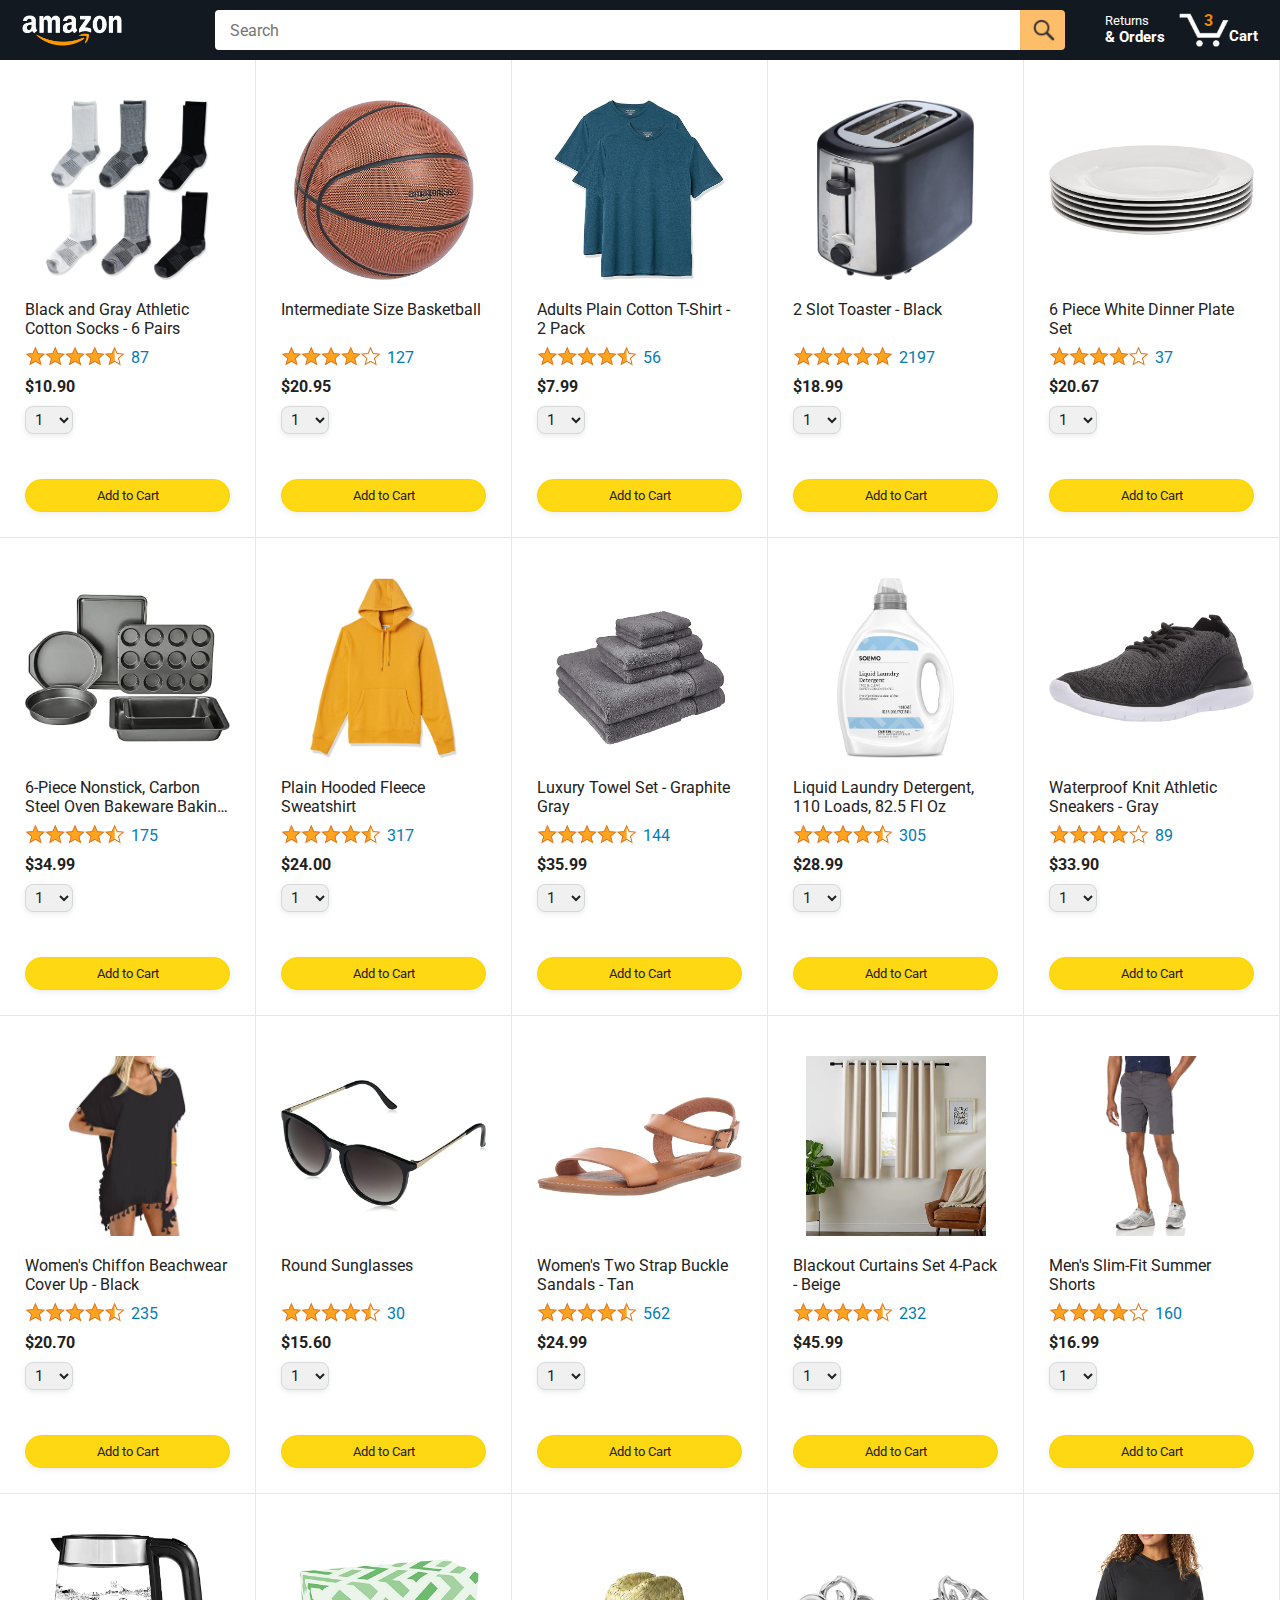
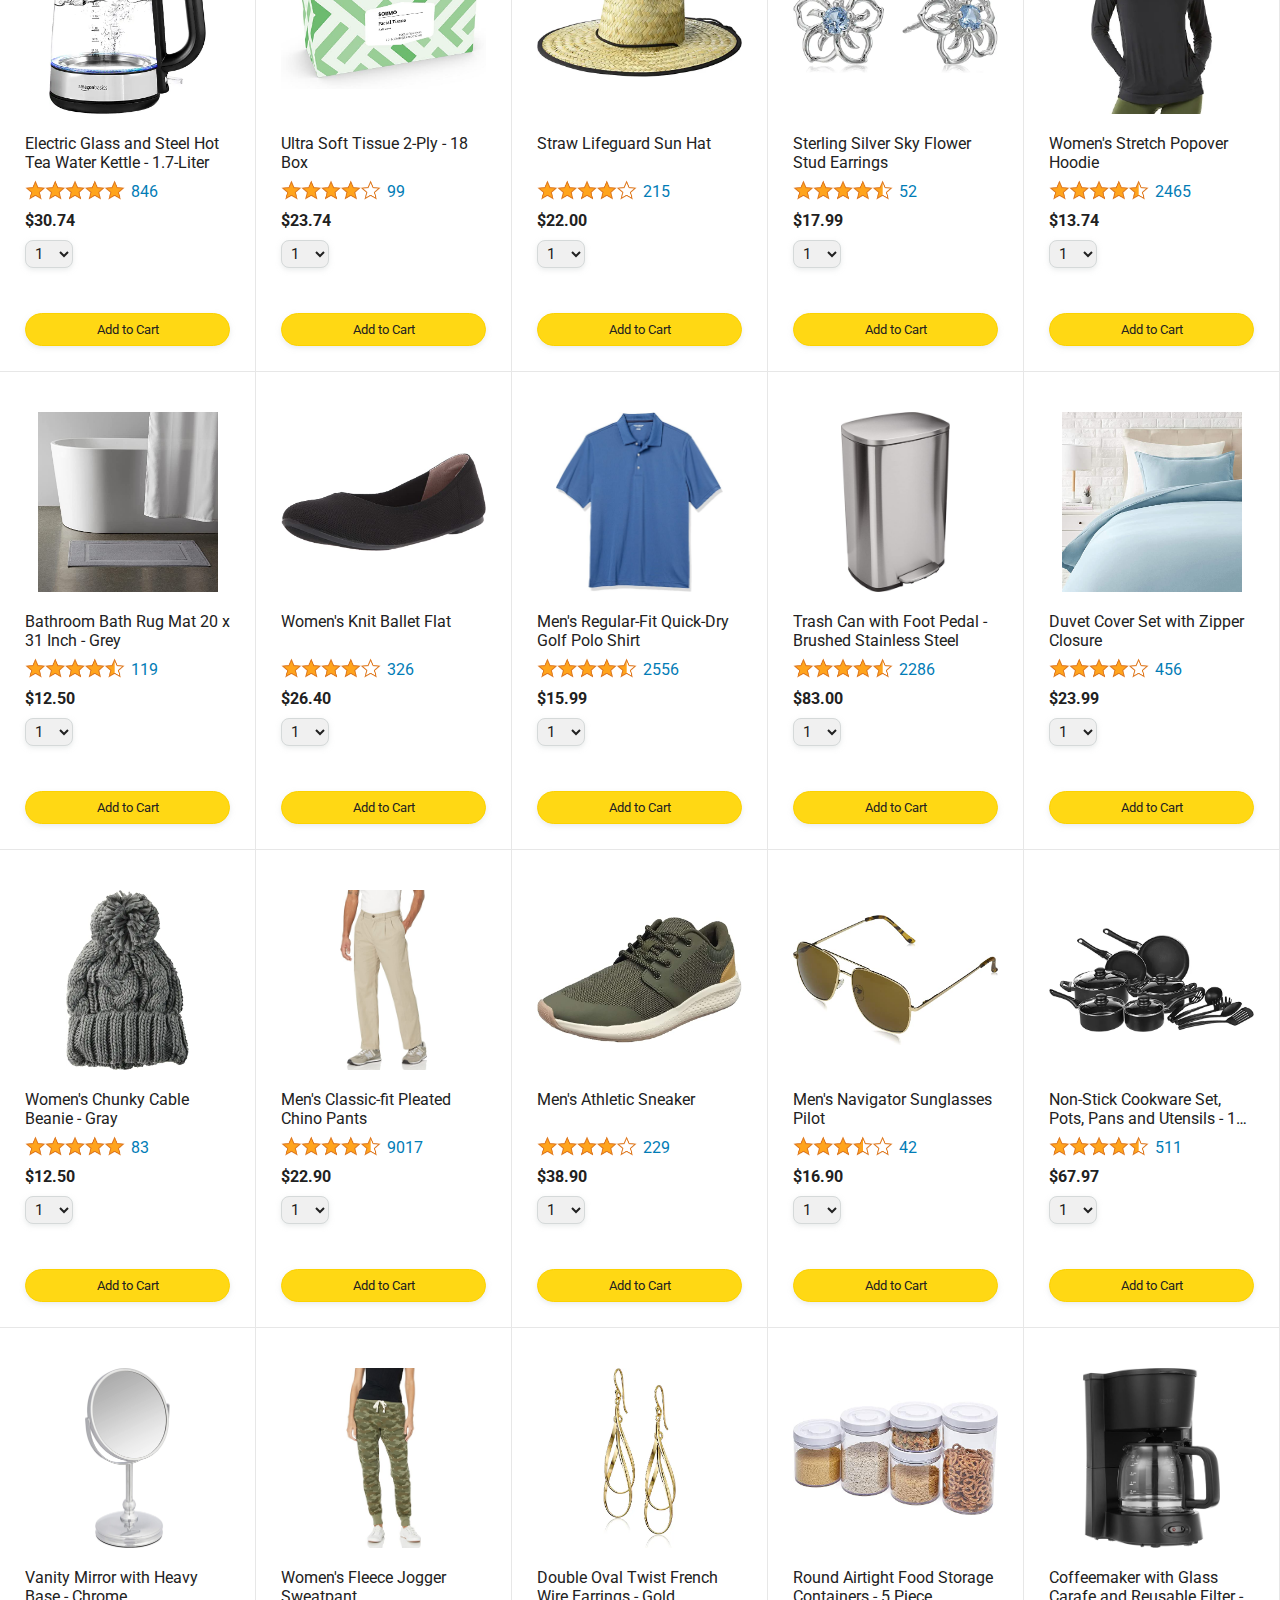
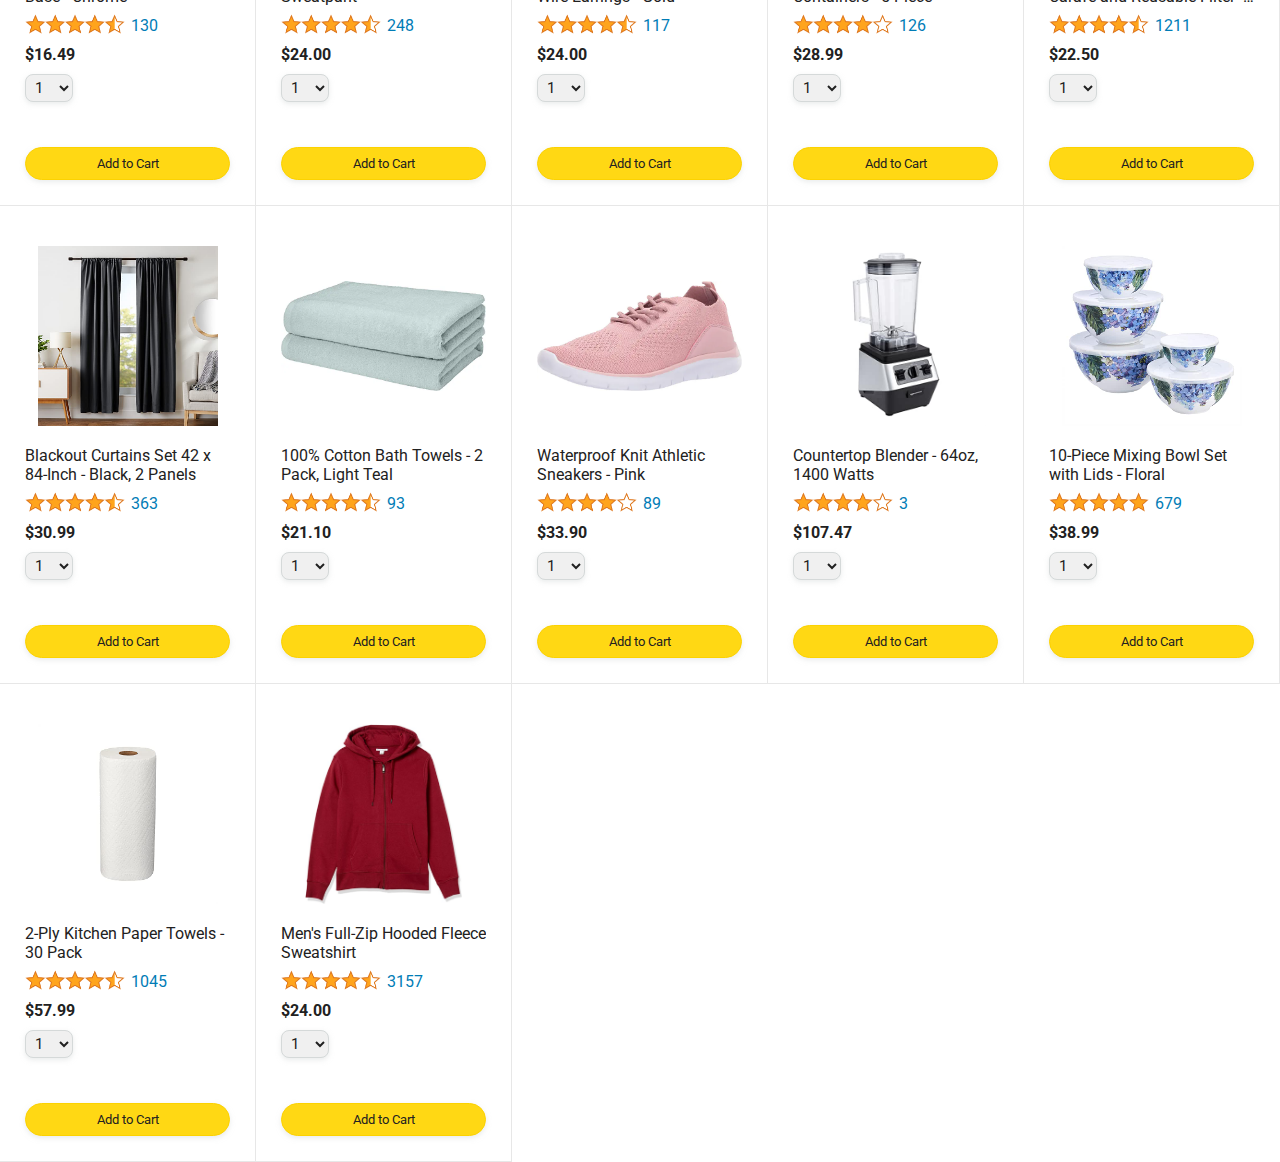
<file: index.html>
<!DOCTYPE html>
<html>
  <head>
    <title>Amazon Project</title>

    <!-- This code is needed for responsive design to work.
      (Responsive design = make the website look good on
      smaller screen sizes like a phone or a tablet). -->
    <meta name="viewport" content="width=device-width, initial-scale=1">

    <!-- Load a font called Roboto from Google Fonts. -->
    <link rel="preconnect" href="https://fonts.googleapis.com">
    <link rel="preconnect" href="https://fonts.gstatic.com" crossorigin>
    <link href="https://fonts.googleapis.com/css2?family=Roboto:wght@400;500;700&display=swap" rel="stylesheet">

    <!-- Here are the CSS files for this page. -->
    <link rel="stylesheet" href="styles/shared/general.css">
    <link rel="stylesheet" href="styles/shared/amazon-header.css">
    <link rel="stylesheet" href="styles/pages/amazon.css">
  </head>
  <body>
    <div class="amazon-header">
      <div class="amazon-header-left-section">
        <a href="amazon.html" class="header-link">
          <img class="amazon-logo"
            src="images/amazon-logo-white.png">
          <img class="amazon-mobile-logo"
            src="images/amazon-mobile-logo-white.png">
        </a>
      </div>

      <div class="amazon-header-middle-section">
        <input class="search-bar" type="text" placeholder="Search">

        <button class="search-button">
          <img class="search-icon" src="images/icons/search-icon.png">
        </button>
      </div>

      <div class="amazon-header-right-section">
        <a class="orders-link header-link" href="orders.html">
          <span class="returns-text">Returns</span>
          <span class="orders-text">& Orders</span>
        </a>

        <a class="cart-link header-link" href="checkout.html">
          <img class="cart-icon" src="images/icons/cart-icon.png">
          <div class="cart-quantity js-cart-quantity">0</div>
          <div class="cart-text">Cart</div>
        </a>
      </div>
    </div>
    
    <div class="main">
      <div class="products-grid js-product-grid">
       
      </div>
    </div>


    <script src="scripts/amazon.js" type="module"></script>
  </body>
</html>
</file>
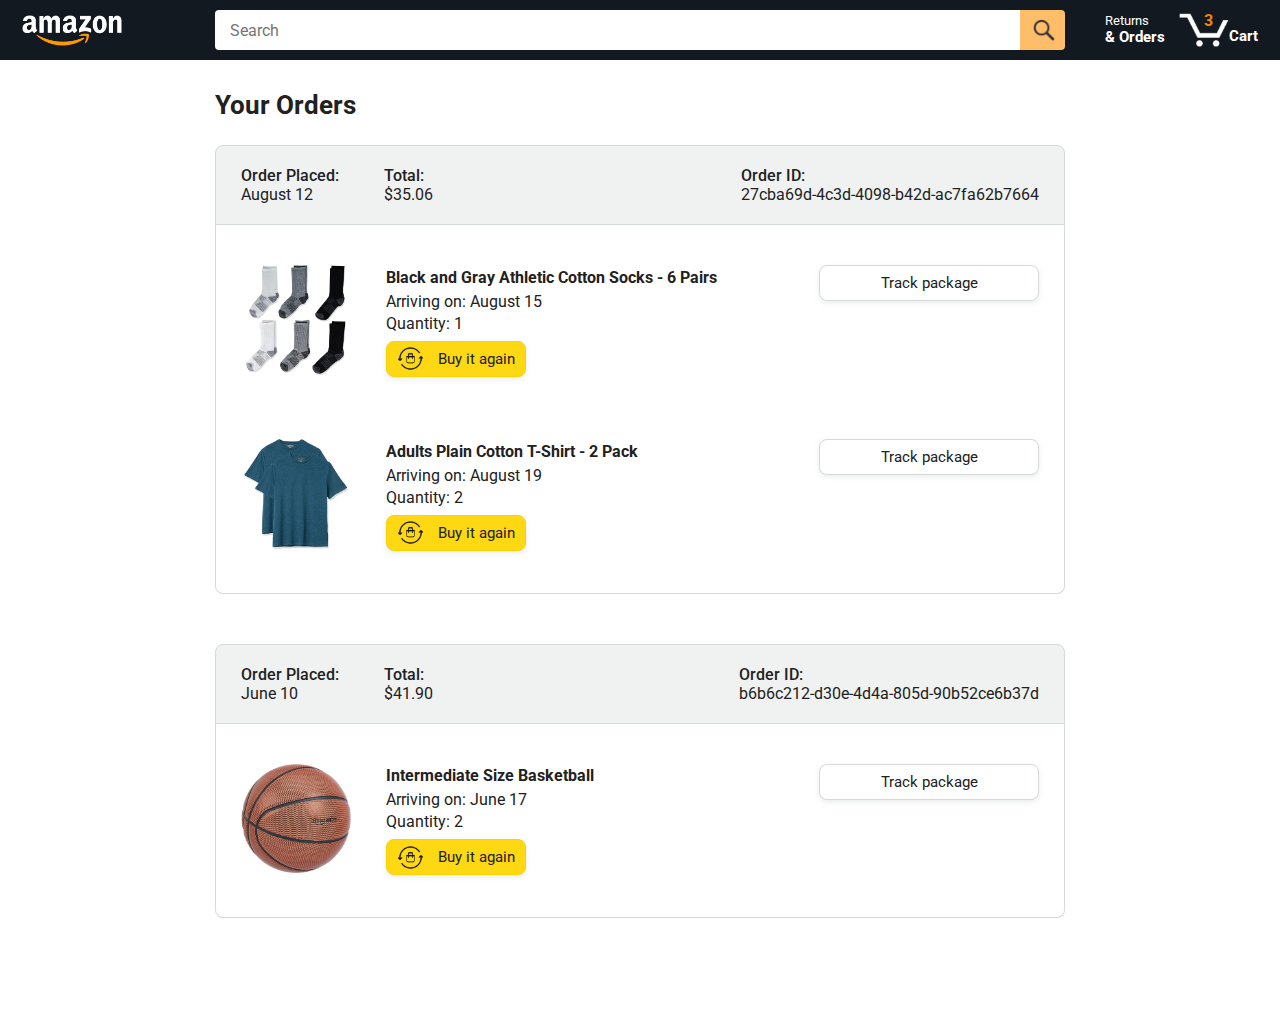
<file: orders.html>
<!DOCTYPE html>
<html>
  <head>
    <title>Orders</title>

    <!-- This code is needed for responsive design to work.
      (Responsive design = make the website look good on
      smaller screen sizes like a phone or a tablet). -->
    <meta name="viewport" content="width=device-width, initial-scale=1">

    <!-- Load a font called Roboto from Google Fonts. -->
    <link rel="preconnect" href="https://fonts.googleapis.com">
    <link rel="preconnect" href="https://fonts.gstatic.com" crossorigin>
    <link href="https://fonts.googleapis.com/css2?family=Roboto:wght@400;500;700&display=swap" rel="stylesheet">

    <!-- Here are the CSS files for this page. -->
    <link rel="stylesheet" href="styles/shared/general.css">
    <link rel="stylesheet" href="styles/shared/amazon-header.css">
    <link rel="stylesheet" href="styles/pages/orders.css">
  </head>
  <body>
    <div class="amazon-header">
      <div class="amazon-header-left-section">
        <a href="amazon.html" class="header-link">
          <img class="amazon-logo"
            src="images/amazon-logo-white.png">
          <img class="amazon-mobile-logo"
            src="images/amazon-mobile-logo-white.png">
        </a>
      </div>

      <div class="amazon-header-middle-section">
        <input class="search-bar" type="text" placeholder="Search">

        <button class="search-button">
          <img class="search-icon" src="images/icons/search-icon.png">
        </button>
      </div>

      <div class="amazon-header-right-section">
        <a class="orders-link header-link" href="orders.html">
          <span class="returns-text">Returns</span>
          <span class="orders-text">& Orders</span>
        </a>

        <a class="cart-link header-link" href="checkout.html">
          <img class="cart-icon" src="images/icons/cart-icon.png">
          <div class="cart-quantity">3</div>
          <div class="cart-text">Cart</div>
        </a>
      </div>
    </div>

    <div class="main">
      <div class="page-title">Your Orders</div>

      <div class="orders-grid">
        <div class="order-container">
          
          <div class="order-header">
            <div class="order-header-left-section">
              <div class="order-date">
                <div class="order-header-label">Order Placed:</div>
                <div>August 12</div>
              </div>
              <div class="order-total">
                <div class="order-header-label">Total:</div>
                <div>$35.06</div>
              </div>
            </div>

            <div class="order-header-right-section">
              <div class="order-header-label">Order ID:</div>
              <div>27cba69d-4c3d-4098-b42d-ac7fa62b7664</div>
            </div>
          </div>

          <div class="order-details-grid">
            <div class="product-image-container">
              <img src="images/products/athletic-cotton-socks-6-pairs.jpg">
            </div>

            <div class="product-details">
              <div class="product-name">
                Black and Gray Athletic Cotton Socks - 6 Pairs
              </div>
              <div class="product-delivery-date">
                Arriving on: August 15
              </div>
              <div class="product-quantity">
                Quantity: 1
              </div>
              <button class="buy-again-button button-primary">
                <img class="buy-again-icon" src="images/icons/buy-again.png">
                <span class="buy-again-message">Buy it again</span>
              </button>
            </div>

            <div class="product-actions">
              <a href="tracking.html">
                <button class="track-package-button button-secondary">
                  Track package
                </button>
              </a>
            </div>

            <div class="product-image-container">
              <img src="images/products/adults-plain-cotton-tshirt-2-pack-teal.jpg">
            </div>

            <div class="product-details">
              <div class="product-name">
                Adults Plain Cotton T-Shirt - 2 Pack
              </div>
              <div class="product-delivery-date">
                Arriving on: August 19
              </div>
              <div class="product-quantity">
                Quantity: 2
              </div>
              <button class="buy-again-button button-primary">
                <img class="buy-again-icon" src="images/icons/buy-again.png">
                <span class="buy-again-message">Buy it again</span>
              </button>
            </div>

            <div class="product-actions">
              <a href="tracking.html">
                <button class="track-package-button button-secondary">
                  Track package
                </button>
              </a>
            </div>
          </div>
        </div>

        <div class="order-container">

          <div class="order-header">
            <div class="order-header-left-section">
              <div class="order-date">
                <div class="order-header-label">Order Placed:</div>
                <div>June 10</div>
              </div>
              <div class="order-total">
                <div class="order-header-label">Total:</div>
                <div>$41.90</div>
              </div>
            </div>

            <div class="order-header-right-section">
              <div class="order-header-label">Order ID:</div>
              <div>b6b6c212-d30e-4d4a-805d-90b52ce6b37d</div>
            </div>
          </div>

          <div class="order-details-grid">
            <div class="product-image-container">
              <img src="images/products/intermediate-composite-basketball.jpg">
            </div>

            <div class="product-details">
              <div class="product-name">
                Intermediate Size Basketball
              </div>
              <div class="product-delivery-date">
                Arriving on: June 17
              </div>
              <div class="product-quantity">
                Quantity: 2
              </div>
              <button class="buy-again-button button-primary">
                <img class="buy-again-icon" src="images/icons/buy-again.png">
                <span class="buy-again-message">Buy it again</span>
              </button>
            </div>

            <div class="product-actions">
              <a href="tracking.html">
                <button class="track-package-button button-secondary">
                  Track package
                </button>
              </a>
            </div>
          </div>
        </div>
      </div>
    </div>
  </body>
</html>
</file>
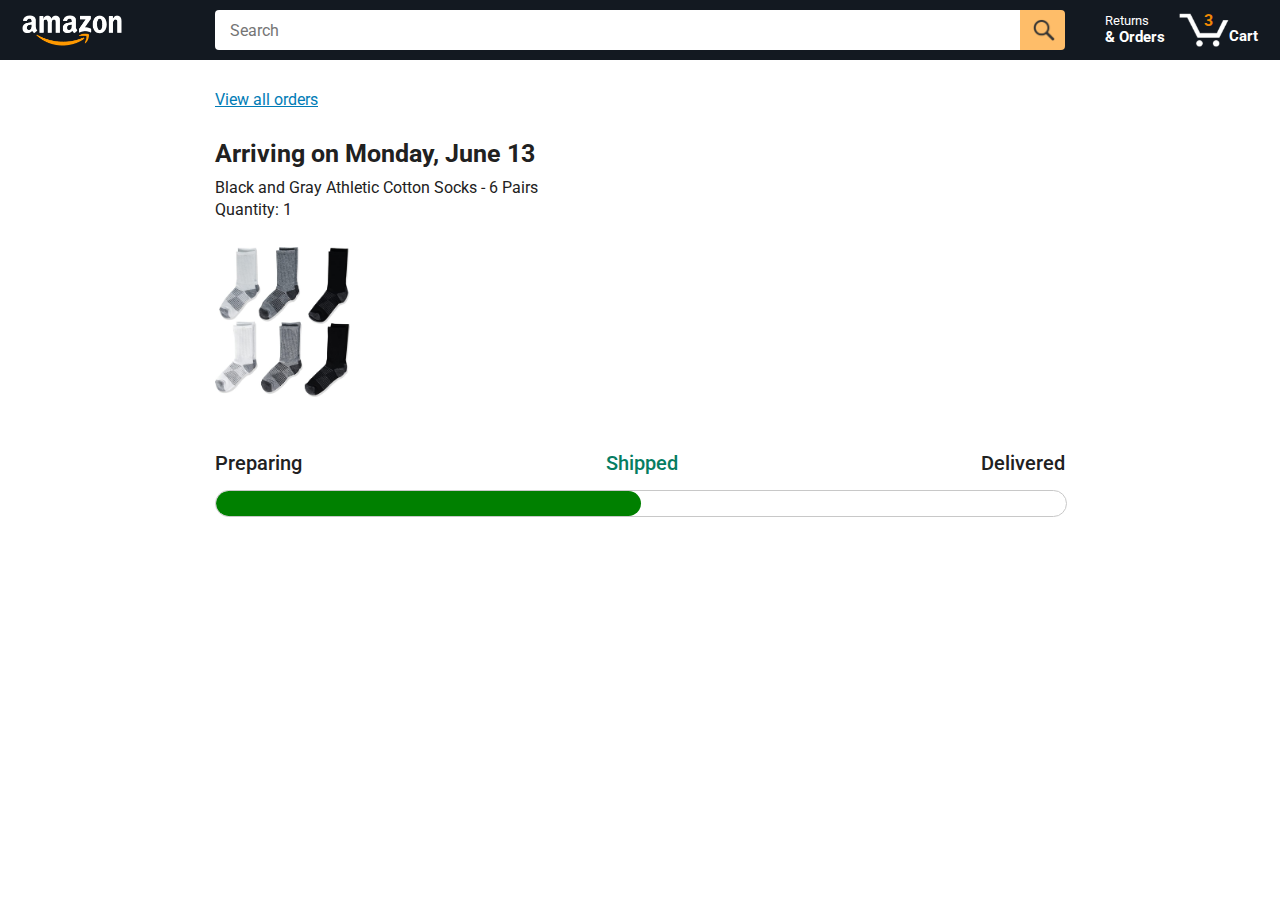
<file: tracking.html>
<!DOCTYPE html>
<html>
  <head>
    <title>Tracking</title>

    <!-- This code is needed for responsive design to work.
      (Responsive design = make the website look good on
      smaller screen sizes like a phone or a tablet). -->
    <meta name="viewport" content="width=device-width, initial-scale=1">

    <!-- Load a font called Roboto from Google Fonts. -->
    <link rel="preconnect" href="https://fonts.googleapis.com">
    <link rel="preconnect" href="https://fonts.gstatic.com" crossorigin>
    <link href="https://fonts.googleapis.com/css2?family=Roboto:wght@400;500;700&display=swap" rel="stylesheet">

    <!-- Here are the CSS files for this page. -->
    <link rel="stylesheet" href="styles/shared/general.css">
    <link rel="stylesheet" href="styles/shared/amazon-header.css">
    <link rel="stylesheet" href="styles/pages/tracking.css">
  </head>
  <body>
    <div class="amazon-header">
      <div class="amazon-header-left-section">
        <a href="amazon.html" class="header-link">
          <img class="amazon-logo"
            src="images/amazon-logo-white.png">
          <img class="amazon-mobile-logo"
            src="images/amazon-mobile-logo-white.png">
        </a>
      </div>

      <div class="amazon-header-middle-section">
        <input class="search-bar" type="text" placeholder="Search">

        <button class="search-button">
          <img class="search-icon" src="images/icons/search-icon.png">
        </button>
      </div>

      <div class="amazon-header-right-section">
        <a class="orders-link header-link" href="orders.html">
          <span class="returns-text">Returns</span>
          <span class="orders-text">& Orders</span>
        </a>

        <a class="cart-link header-link" href="checkout.html">
          <img class="cart-icon" src="images/icons/cart-icon.png">
          <div class="cart-quantity">3</div>
          <div class="cart-text">Cart</div>
        </a>
      </div>
    </div>

    <div class="main">
      <div class="order-tracking">
        <a class="back-to-orders-link link-primary" href="orders.html">
          View all orders
        </a>

        <div class="delivery-date">
          Arriving on Monday, June 13
        </div>

        <div class="product-info">
          Black and Gray Athletic Cotton Socks - 6 Pairs
        </div>

        <div class="product-info">
          Quantity: 1
        </div>

        <img class="product-image" src="images/products/athletic-cotton-socks-6-pairs.jpg">

        <div class="progress-labels-container">
          <div class="progress-label">
            Preparing
          </div>
          <div class="progress-label current-status">
            Shipped
          </div>
          <div class="progress-label">
            Delivered
          </div>
        </div>

        <div class="progress-bar-container">
          <div class="progress-bar"></div>
        </div>
      </div>
    </div>
  </body>
</html>
</file>
<file: styles/shared/general.css>
body {
  font-family: Roboto, Arial;
  color: rgb(33, 33, 33);
  /* The <body> element has a default margin of 8px
     on all sides. This removes the default margins. */
  margin: 0;
}

/* <p> elements have a default margin on the top
   and bottom. This removes the default margins. */
p {
  margin: 0;
}

button {
  cursor: pointer;
}

select {
  cursor: pointer;
}

input, select, button {
  font-family: Roboto, Arial;
}

.button-primary {
  color: rgb(33, 33, 33);
  background-color: rgb(255, 216, 20);
  border: 1px solid rgb(252, 210, 0);
  border-radius: 8px;
  cursor: pointer;
  box-shadow: 0 2px 5px rgba(213, 217, 217, 0.5);
}

.button-primary:hover {
  background-color: rgb(247, 202, 0);
  border: 1px solid rgb(242, 194, 0);
}

.button-primary:active {
  background: rgb(255, 216, 20);
  border-color: rgb(252, 210, 0);
  box-shadow: none;
}

.button-secondary {
  color: rgb(33, 33, 33);
  background: white;
  border: 1px solid rgb(213, 217, 217);
  border-radius: 8px;
  cursor: pointer;
  box-shadow: 0 2px 5px rgba(213, 217, 217, 0.5);
}

.button-secondary:hover {
  background-color: rgb(247, 250, 250);
}

.button-secondary:active {
  background-color: rgb(237, 253, 255);
  box-shadow: none;
}

/* These styles will limit text to 2 lines. Anything
   beyond 2 lines will be replaced with "..."
   You can find this code by using an A.I. tool or by
   searching in Google.
   https://css-tricks.com/almanac/properties/l/line-clamp/ */
.limit-text-to-2-lines {
  display: -webkit-box;
  -webkit-line-clamp: 2;
  -webkit-box-orient: vertical;
  overflow: hidden;
}

.link-primary {
  color: rgb(1, 124, 182);
  cursor: pointer;
}

.link-primary:hover {
  color: rgb(196, 80, 0);
}

/* Styles for dropdown selectors. */
select {
  color: rgb(33, 33, 33);
  background-color: rgb(240, 240, 240);
  border: 1px solid rgb(213, 217, 217);
  border-radius: 8px;
  padding: 3px 5px;
  font-size: 15px;
  cursor: pointer;
  box-shadow: 0 2px 5px rgba(213, 217, 217, 0.5);
}

select:focus,
input:focus {
  outline: 2px solid rgb(255, 153, 0);
}
</file>
<file: styles/shared/amazon-header.css>
.amazon-header {
  background-color: rgb(19, 25, 33);
  color: white;
  padding-left: 15px;
  padding-right: 15px;

  display: flex;
  align-items: center;
  justify-content: space-between;

  position: fixed;
  top: 0;
  left: 0;
  right: 0;
  height: 60px;
}

.amazon-header-left-section {
  width: 180px;
}

@media (max-width: 800px) {
  .amazon-header-left-section {
    width: unset;
  }
}

.header-link {
  display: inline-block;
  padding: 6px;
  border-radius: 2px;
  cursor: pointer;
  text-decoration: none;
  border: 1px solid rgba(0, 0, 0, 0);
}

.header-link:hover {
  border: 1px solid white;
}

.amazon-logo {
  width: 100px;
  margin-top: 5px;
}

.amazon-mobile-logo {
  display: none;
}

@media (max-width: 575px) {
  .amazon-logo {
    display: none;
  }

  .amazon-mobile-logo {
    display: block;
    height: 35px;
    margin-top: 5px;
  }
}

.amazon-header-middle-section {
  flex: 1;
  max-width: 850px;
  margin-left: 10px;
  margin-right: 10px;
  display: flex;
}

.search-bar {
  flex: 1;
  width: 0;
  font-size: 16px;
  height: 38px;
  padding-left: 15px;
  border: none;
  border-top-left-radius: 4px;
  border-bottom-left-radius: 4px;
  border-top-right-radius: 0;
  border-bottom-right-radius: 0;
}

.search-button {
  background-color: rgb(254, 189, 105);
  border: none;
  width: 45px;
  height: 40px;
  border-top-right-radius: 4px;
  border-bottom-right-radius: 4px;
  flex-shrink: 0;
}

.search-icon {
  height: 22px;
  margin-left: 2px;
  margin-top: 3px;
}

.amazon-header-right-section {
  width: 180px;
  flex-shrink: 0;
  display: flex;
  justify-content: end;
}

.orders-link {
  color: white;
}

.returns-text {
  display: block;
  font-size: 13px;
}

.orders-text {
  display: block;
  font-size: 15px;
  font-weight: 700;
}

.cart-link {
  color: white;
  display: flex;
  align-items: center;
  position: relative;
}

.cart-icon {
  width: 50px;
}

.cart-text {
  margin-top: 12px;
  font-size: 15px;
  font-weight: 700;
}

.cart-quantity {
  color: rgb(240, 136, 4);
  font-size: 16px;
  font-weight: 700;

  position: absolute;
  top: 4px;
  left: 22px;
  
  width: 26px;
  text-align: center;
}
</file>
<file: styles/pages/amazon.css>
.main {
  margin-top: 60px;
}

.products-grid {
  display: grid;

  /* - In CSS Grid, 1fr means a column will take up the
       remaining space in the grid.
     - If we write 1fr 1fr ... 1fr; 8 times, this will
       divide the grid into 8 columns, each taking up an
       equal amount of the space.
     - repeat(8, 1fr); is a shortcut for repeating "1fr"
       8 times (instead of typing out "1fr" 8 times).
       repeat(...) is a special property that works with
       display: grid; */
  grid-template-columns: repeat(8, 1fr);
}

/* @media is used to create responsive design (making the
   website look good on any screen size). This @media
   means when the screen width is 2000px or less, we
   will divide the grid into 7 columns instead of 8. */
@media (max-width: 2000px) {
  .products-grid {
    grid-template-columns: repeat(7, 1fr);
  }
}

/* This @media means when the screen width is 1600px or
   less, we will divide the grid into 6 columns. */
@media (max-width: 1600px) {
  .products-grid {
    grid-template-columns: repeat(6, 1fr);
  }
}

@media (max-width: 1300px) {
  .products-grid {
    grid-template-columns: repeat(5, 1fr);
  }
}

@media (max-width: 1000px) {
  .products-grid {
    grid-template-columns: repeat(4, 1fr);
  }
}

@media (max-width: 800px) {
  .products-grid {
    grid-template-columns: repeat(3, 1fr);
  }
}

@media (max-width: 575px) {
  .products-grid {
    grid-template-columns: repeat(2, 1fr);
  }
}

@media (max-width: 450px) {
  .products-grid {
    grid-template-columns: 1fr;
  }
}

.product-container {
  padding-top: 40px;
  padding-bottom: 25px;
  padding-left: 25px;
  padding-right: 25px;

  border-right: 1px solid rgb(231, 231, 231);
  border-bottom: 1px solid rgb(231, 231, 231);

  display: flex;
  flex-direction: column;
}

.product-image-container {
  display: flex;
  justify-content: center;
  align-items: center;

  height: 180px;
  margin-bottom: 20px;
}

.product-image {
  /* Images will overflow their container by default. To
    prevent this, we set max-width and max-height to 100%
    so they stay inside their container. */
  max-width: 100%;
  max-height: 100%;
}

.product-name {
  height: 40px;
  margin-bottom: 5px;
}

.product-rating-container {
  display: flex;
  align-items: center;
  margin-bottom: 10px;
}

.product-rating-stars {
  width: 100px;
  margin-right: 6px;
}

.product-rating-count {
  color: rgb(1, 124, 182);
  cursor: pointer;
  margin-top: 3px;
}

.product-price {
  font-weight: 700;
  margin-bottom: 10px;
}

.product-quantity-container {
  margin-bottom: 17px;
}

.product-spacer {
  flex: 1;
}

.added-to-cart {
  color: rgb(6, 125, 98);
  font-size: 16px;

  display: flex;
  align-items: center;
  margin-bottom: 8px;

  /* At first, the "Added to cart" message will
     be invisible. Use JavaScript to change the
     opacity and make it visible. */
  opacity: 0;
}

.added-to-cart img {
  height: 20px;
  margin-right: 5px;
}

.add-to-cart-button {
  width: 100%;
  padding: 8px;
  border-radius: 50px;
}

.js-added{
  color: white;
  border: none;
  background-color: green;
  width: 50%;
  padding: 6px 0px;
  font-family: 'Times New Roman', Times, serif;
  text-align: center;
  border-radius: 10px;
  font-size: 15px;
}
</file>
<file: styles/pages/orders.css>
.main {
  max-width: 850px;
  margin-top: 90px;
  margin-bottom: 100px;
  padding-left: 20px;
  padding-right: 20px;

  /* margin-left: auto;
     margin-right auto;
     Is a trick for centering an element horizontally
     without needing a container. */
  margin-left: auto;
  margin-right: auto;
}

.page-title {
  font-weight: 700;
  font-size: 26px;
  margin-bottom: 25px;
}

.orders-grid {
  display: grid;
  grid-template-columns: 1fr;
  row-gap: 50px;
}

.order-header {
  background-color: rgb(240, 242, 242);
  border: 1px solid rgb(213, 217, 217);

  display: flex;
  align-items: center;
  justify-content: space-between;

  padding: 20px 25px;
  border-top-left-radius: 8px;
  border-top-right-radius: 8px;
}

.order-header-left-section {
  display: flex;
  flex-shrink: 0;
}

.order-header-label {
  font-weight: 500;
}

.order-date,
.order-total {
  margin-right: 45px;
}

.order-header-right-section {
  flex-shrink: 1;
}

@media (max-width: 575px) {
  .order-header {
    flex-direction: column;
    align-items: start;
    line-height: 23px;
    padding: 15px;
  }

  .order-header-left-section {
    flex-direction: column;
  }

  .order-header-label {
    margin-right: 5px;
  }

  .order-date,
  .order-total {
    display: grid;
    grid-template-columns: auto 1fr;
    margin-right: 0;
  }

  .order-header-right-section {
    display: grid;
    grid-template-columns: auto 1fr;
  }
}

.order-details-grid {
  padding: 40px 25px;
  border: 1px solid rgb(213, 217, 217);
  border-top: none;
  border-bottom-left-radius: 8px;
  border-bottom-right-radius: 8px;

  display: grid;
  grid-template-columns: 110px 1fr 220px;
  column-gap: 35px;
  row-gap: 60px;
  align-items: center;
}

@media (max-width: 800px) {
  .order-details-grid {
    grid-template-columns: 110px 1fr;
    row-gap: 0;
    padding-bottom: 8px;
  }
}

@media (max-width: 450px) {
  .order-details-grid {
    grid-template-columns: 1fr;
  }
}

.product-image-container {
  text-align: center;
}

.product-image-container img {
  max-width: 110px;
  max-height: 110px;
}

.product-name {
  font-weight: 700;
  margin-bottom: 5px;
}

.product-delivery-date {
  margin-bottom: 3px;
}

.product-quantity {
  margin-bottom: 8px;
}

.buy-again-button {
  font-size: 15px;
  width: 140px;
  height: 36px;
  border-radius: 8px;

  display: flex;
  align-items: center;
  justify-content: center;
}

.buy-again-icon {
  width: 25px;
  margin-right: 15px;
}

.product-actions {
  align-self: start;
}

.track-package-button {
  width: 100%;
  font-size: 15px;
  padding: 8px;
}

@media (max-width: 800px) {
  .buy-again-button {
    margin-bottom: 10px;
  }

  .product-actions {
    /* grid-column: 2 means this element will be placed
       in column 2 in the grid. (Normally, the column that
       an element is placed in is determined by the order
       of the elements in the HTML. grid-column overrides
       this default ordering). */
    grid-column: 2;
    margin-bottom: 30px;
  }

  .track-package-button {
    width: 140px;
  }
}

@media (max-width: 450px) {
  .product-image-container {
    text-align: center;
    margin-bottom: 25px;
  }

  .product-image-container img {
    max-width: 150px;
    max-height: 150px;
  }

  .product-name {
    margin-bottom: 10px;
  }

  .product-quantity {
    margin-bottom: 15px;
  }

  .buy-again-button {
    width: 100%;
    margin-bottom: 15px;
  }

  .product-actions {
    /* grid-column: auto; undos grid-column: 2; from above.
       This element will now be placed in its normal column
       in the grid. */
    grid-column: auto;
    margin-bottom: 70px;
  }

  .track-package-button {
    width: 100%;
    padding: 12px;
  }
}
</file>
<file: styles/pages/tracking.css>
.main {
  max-width: 850px;
  margin-top: 90px;
  margin-bottom: 100px;
  padding-left: 30px;
  padding-right: 30px;

  /* margin-left: auto;
     margin-right auto;
     Is a trick for centering an element horizontally
     without needing a container. */
  margin-left: auto;
  margin-right: auto;
}

.back-to-orders-link {
  display: inline-block;
  margin-bottom: 30px;
}

.delivery-date {
  font-size: 25px;
  font-weight: 700;
  margin-bottom: 10px;
}

.product-info {
  margin-bottom: 3px;
}

.product-image {
  max-width: 150px;
  max-height: 150px;
  margin-top: 25px;
  margin-bottom: 50px;
}

.progress-labels-container {
  display: flex;
  justify-content: space-between;
  font-size: 20px;
  font-weight: 500;
  margin-bottom: 15px;
}

.current-status {
  color: rgb(6, 125, 98);
}

@media (max-width: 575px) {
  .progress-labels-container {
    font-size: 16px;
  }
}

@media (max-width: 450px) {
  .progress-labels-container {
    flex-direction: column;
    margin-bottom: 5px;
  }

  .progress-label {
    margin-bottom: 3px;
  }
}

.progress-bar-container {
  height: 25px;
  width: 100%;

  border: 1px solid rgb(200, 200, 200);
  border-radius: 50px;
  overflow: hidden;
}

.progress-bar {
  height: 100%;
  background-color: green;
  border-radius: 50px;
  width: 50%;
}
</file>
